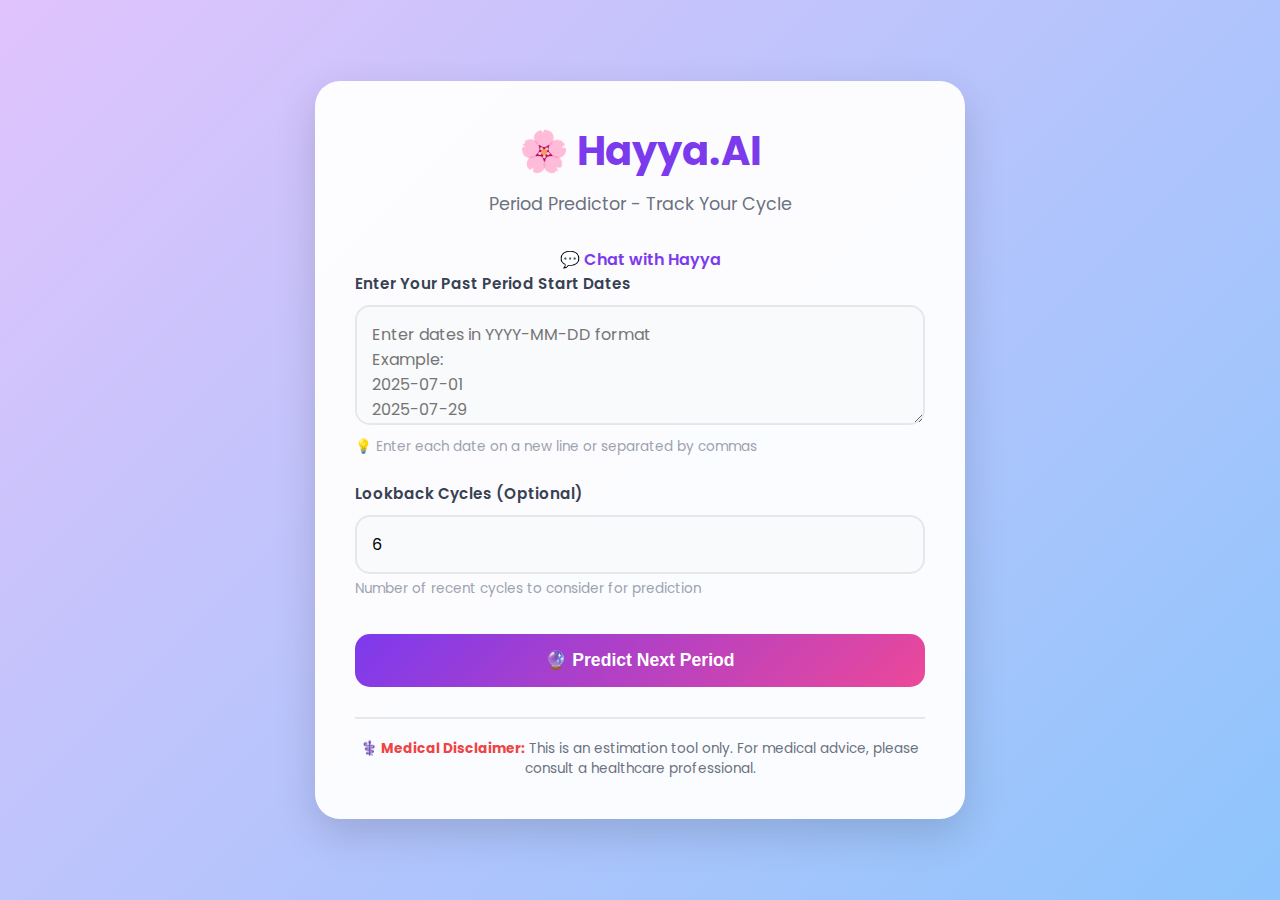
<file: index.html>
<!DOCTYPE html>
<html lang="en">
<head>
    <meta charset="UTF-8">
    <meta name="viewport" content="width=device-width, initial-scale=1.0">
    <title>Hayya.AI - Period Predictor</title>
    <link rel="preconnect" href="https://fonts.googleapis.com">
    <link rel="preconnect" href="https://fonts.gstatic.com" crossorigin>
    <link href="https://fonts.googleapis.com/css2?family=Poppins:wght@300;400;600;700&display=swap" rel="stylesheet">
    <style>
        * {
            margin: 0;
            padding: 0;
            box-sizing: border-box;
        }

        body {
            font-family: 'Poppins', sans-serif;
            background: linear-gradient(135deg, #e0c3fc 0%, #8ec5fc 100%);
            min-height: 100vh;
            display: flex;
            justify-content: center;
            align-items: center;
            padding: 20px;
        }

        .container {
            max-width: 650px;
            width: 100%;
            background: rgba(255, 255, 255, 0.95);
            border-radius: 25px;
            box-shadow: 0 15px 40px rgba(0, 0, 0, 0.15);
            padding: 40px;
            animation: fadeIn 0.6s ease-out;
        }

        @keyframes fadeIn {
            from { opacity: 0; transform: translateY(-20px); }
            to { opacity: 1; transform: translateY(0); }
        }

        .header {
            text-align: center;
            margin-bottom: 30px;
        }

        .header h1 {
            color: #7c3aed;
            font-size: 2.5em;
            font-weight: 700;
            margin-bottom: 10px;
        }

        .header p {
            color: #6b7280;
            font-size: 1.1em;
        }

        .form-group {
            margin-bottom: 25px;
        }

        label {
            display: block;
            font-weight: 600;
            color: #374151;
            margin-bottom: 10px;
            font-size: 0.95em;
        }

        textarea, input[type="number"] {
            width: 100%;
            padding: 15px;
            border: 2px solid #e5e7eb;
            border-radius: 15px;
            font-family: 'Poppins', sans-serif;
            font-size: 1em;
            transition: all 0.3s ease;
            background: #f9fafb;
        }

        textarea {
            min-height: 120px;
            resize: vertical;
        }

        textarea:focus, input[type="number"]:focus {
            outline: none;
            border-color: #7c3aed;
            background: white;
            box-shadow: 0 0 0 3px rgba(124, 58, 237, 0.1);
        }

        .hint {
            font-size: 0.85em;
            color: #9ca3af;
            margin-top: 5px;
        }

        .predict-btn {
            width: 100%;
            padding: 16px;
            background: linear-gradient(135deg, #7c3aed 0%, #ec4899 100%);
            color: white;
            border: none;
            border-radius: 15px;
            font-size: 1.1em;
            font-weight: 600;
            cursor: pointer;
            transition: all 0.3s ease;
            margin-top: 10px;
        }

        .predict-btn:hover {
            transform: translateY(-2px);
            box-shadow: 0 10px 25px rgba(124, 58, 237, 0.3);
        }

        .predict-btn:active {
            transform: translateY(0);
        }

        .predict-btn:disabled {
            background: #d1d5db;
            cursor: not-allowed;
            transform: none;
        }

        .loading {
            display: none;
            text-align: center;
            margin: 20px 0;
            color: #7c3aed;
        }

        .loading.active {
            display: block;
        }

        .spinner {
            border: 3px solid #e5e7eb;
            border-top: 3px solid #7c3aed;
            border-radius: 50%;
            width: 40px;
            height: 40px;
            animation: spin 1s linear infinite;
            margin: 0 auto 10px;
        }

        @keyframes spin {
            0% { transform: rotate(0deg); }
            100% { transform: rotate(360deg); }
        }

        .results {
            display: none;
            margin-top: 30px;
            padding: 25px;
            background: linear-gradient(135deg, #fef3c7 0%, #fde68a 100%);
            border-radius: 15px;
            animation: slideIn 0.5s ease-out;
        }

        .results.active {
            display: block;
        }

        @keyframes slideIn {
            from { opacity: 0; transform: translateY(20px); }
            to { opacity: 1; transform: translateY(0); }
        }

        .results h2 {
            color: #92400e;
            margin-bottom: 20px;
            font-size: 1.5em;
        }

        .result-item {
            margin-bottom: 15px;
            padding: 15px;
            background: rgba(255, 255, 255, 0.7);
            border-radius: 10px;
        }

        .result-item strong {
            color: #7c3aed;
            display: block;
            margin-bottom: 5px;
            font-size: 0.9em;
        }

        .result-item span {
            color: #374151;
            font-size: 1.1em;
            font-weight: 600;
        }

        .note {
            margin-top: 15px;
            padding: 15px;
            background: rgba(248, 113, 113, 0.2);
            border-left: 4px solid #ef4444;
            border-radius: 5px;
            color: #991b1b;
            font-size: 0.9em;
        }

        .footer {
            text-align: center;
            margin-top: 30px;
            padding-top: 20px;
            border-top: 2px solid #e5e7eb;
            color: #6b7280;
            font-size: 0.85em;
        }

        .footer strong {
            color: #ef4444;
        }

        .nav-links {
            text-align: center;
            margin-top: 20px;
        }

        .nav-links a {
            color: #7c3aed;
            text-decoration: none;
            font-weight: 600;
            margin: 0 10px;
            transition: color 0.3s ease;
        }

        .nav-links a:hover {
            color: #ec4899;
        }

        @media (max-width: 600px) {
            .container {
                padding: 25px;
            }

            .header h1 {
                font-size: 2em;
            }
        }
    </style>
</head>
<body>
    <div class="container">
        <div class="header">
            <h1>🌸 Hayya.AI</h1>
            <p>Period Predictor - Track Your Cycle</p>
        </div>

        <div class="nav-links">
            <a href="/chat-page">💬 Chat with Hayya</a>
        </div>

        <form id="predictor-form">
            <div class="form-group">
                <label for="past-dates">Enter Your Past Period Start Dates</label>
                <textarea 
                    id="past-dates" 
                    placeholder="Enter dates in YYYY-MM-DD format&#10;Example:&#10;2025-07-01&#10;2025-07-29&#10;2025-08-27&#10;2025-09-25"
                    required
                ></textarea>
                <div class="hint">💡 Enter each date on a new line or separated by commas</div>
            </div>

            <div class="form-group">
                <label for="lookback">Lookback Cycles (Optional)</label>
                <input type="number" id="lookback" placeholder="6" min="1" max="12" value="6">
                <div class="hint">Number of recent cycles to consider for prediction</div>
            </div>

            <button type="submit" class="predict-btn" id="predict-btn">
                🔮 Predict Next Period
            </button>
        </form>

        <div class="loading" id="loading">
            <div class="spinner"></div>
            <p>Calculating your prediction...</p>
        </div>

        <div class="results" id="results">
            <h2>📊 Your Prediction Results</h2>
            
            <div class="result-item">
                <strong>Predicted Next Period Date:</strong>
                <span id="predicted-date">-</span>
            </div>

            <div class="result-item">
                <strong>Mean Cycle Length:</strong>
                <span id="mean-cycle">-</span> days
            </div>

            <div class="result-item">
                <strong>Standard Deviation:</strong>
                <span id="std-dev">-</span> days
            </div>

            <div class="result-item">
                <strong>Confidence Interval:</strong>
                <span id="ci-range">-</span>
            </div>

            <div class="result-item">
                <strong>Fertile Window:</strong>
                <span id="fertile-window">-</span>
            </div>

            <div class="note" id="note-section" style="display: none;">
                <strong>⚠️ Note:</strong> <span id="note-text"></span>
            </div>
        </div>

        <div class="footer">
            <p><strong>⚕️ Medical Disclaimer:</strong> This is an estimation tool only. For medical advice, please consult a healthcare professional.</p>
        </div>
    </div>

    <script>
        const form = document.getElementById('predictor-form');
        const loading = document.getElementById('loading');
        const results = document.getElementById('results');
        const predictBtn = document.getElementById('predict-btn');

        // Format date to be more readable
        function formatDate(dateStr) {
            const date = new Date(dateStr);
            return date.toLocaleDateString('en-US', { 
                year: 'numeric', 
                month: 'long', 
                day: 'numeric' 
            });
        }

        form.addEventListener('submit', async (e) => {
            e.preventDefault();

            // Get form values
            const pastDatesInput = document.getElementById('past-dates').value;
            const lookback = parseInt(document.getElementById('lookback').value) || 6;

            // Parse dates (support comma or newline separation)
            const pastStarts = pastDatesInput
                .split(/[\n,]+/)
                .map(date => date.trim())
                .filter(date => date.length > 0);

            // Validate input
            if (pastStarts.length === 0) {
                alert('Please enter at least one date');
                return;
            }

            // Show loading, hide results
            loading.classList.add('active');
            results.classList.remove('active');
            predictBtn.disabled = true;

            try {
                // Send async request to backend
                const response = await fetch('http://localhost:8000/predict', {
                    method: 'POST',
                    headers: {
                        'Content-Type': 'application/json'
                    },
                    body: JSON.stringify({
                        past_starts: pastStarts,
                        lookback: lookback
                    })
                });

                if (!response.ok) {
                    const errorData = await response.json();
                    throw new Error(errorData.detail || 'Prediction failed');
                }

                const data = await response.json();

                // Display results
                document.getElementById('predicted-date').textContent = formatDate(data.predicted_date);
                document.getElementById('mean-cycle').textContent = data.mean_cycle;
                document.getElementById('std-dev').textContent = data.std_dev;
                document.getElementById('ci-range').textContent = 
                    `${formatDate(data.ci_lower)} — ${formatDate(data.ci_upper)}`;
                document.getElementById('fertile-window').textContent = 
                    `${formatDate(data.fertile_window_start)} — ${formatDate(data.fertile_window_end)}`;

                // Show note if present
                const noteSection = document.getElementById('note-section');
                if (data.note) {
                    document.getElementById('note-text').textContent = data.note;
                    noteSection.style.display = 'block';
                } else {
                    noteSection.style.display = 'none';
                }

                // Show results
                results.classList.add('active');

            } catch (error) {
                alert(`Error: ${error.message}`);
                console.error('Prediction error:', error);
            } finally {
                loading.classList.remove('active');
                predictBtn.disabled = false;
            }
        });
    </script>
</body>
</html>
</file>
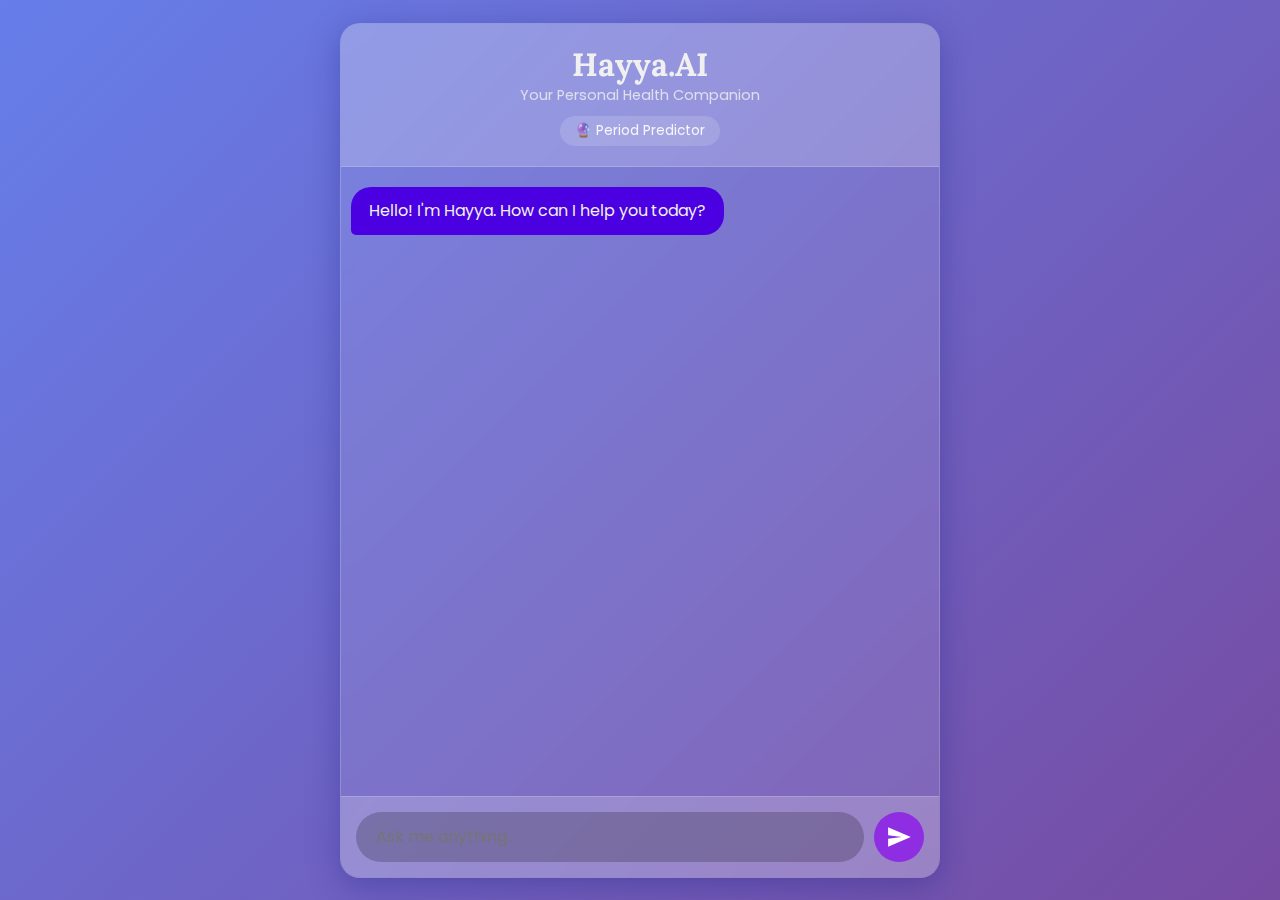
<file: chat.html>
<!DOCTYPE html>
<html lang="en">
<head>
    <meta charset="UTF-8">
    <meta name="viewport" content="width=device-width, initial-scale=1.0">
    <title>Hayya.AI - Your Health Companion</title>
    <link rel="stylesheet" href="/static/style.css">
    <link rel="preconnect" href="https://fonts.googleapis.com">
    <link rel="preconnect" href="https://fonts.gstatic.com" crossorigin>
    <link href="https://fonts.googleapis.com/css2?family=Lora:wght@400;700&family=Poppins:wght@300;400;600&display=swap" rel="stylesheet">
</head>
<body>
    <div class="chat-container">
        <div class="chat-header">
            <h1>Hayya.AI</h1>
            <p>Your Personal Health Companion</p>
            <div class="nav-link-chat">
                <a href="/index">🔮 Period Predictor</a>
            </div>
        </div>
        <div class="chat-window" id="chat-window">
            <!-- Chat messages will appear here -->
        </div>
        <!-- Typing Indicator -->
        <div class="typing-indicator-container" id="typing-indicator" style="display: none;">
            <div class="message ai-message">
                <span></span>
                <span></span>
                <span></span>
            </div>
        </div>
        <div class="chat-input-area">
            <input type="text" id="message-input" placeholder="Ask me anything...">
            <button id="send-btn">
                <svg viewBox="0 0 24 24" width="24" height="24"><path fill="currentColor" d="M1.101 21.757L23.8 12.028 1.101 2.3l.011 7.912 13.623 1.816-13.623 1.817-.011 7.912z"></path></svg>
            </button>
        </div>
    </div>
    <script src="/static/chat.js"></script>
</body>
</html>
</file>
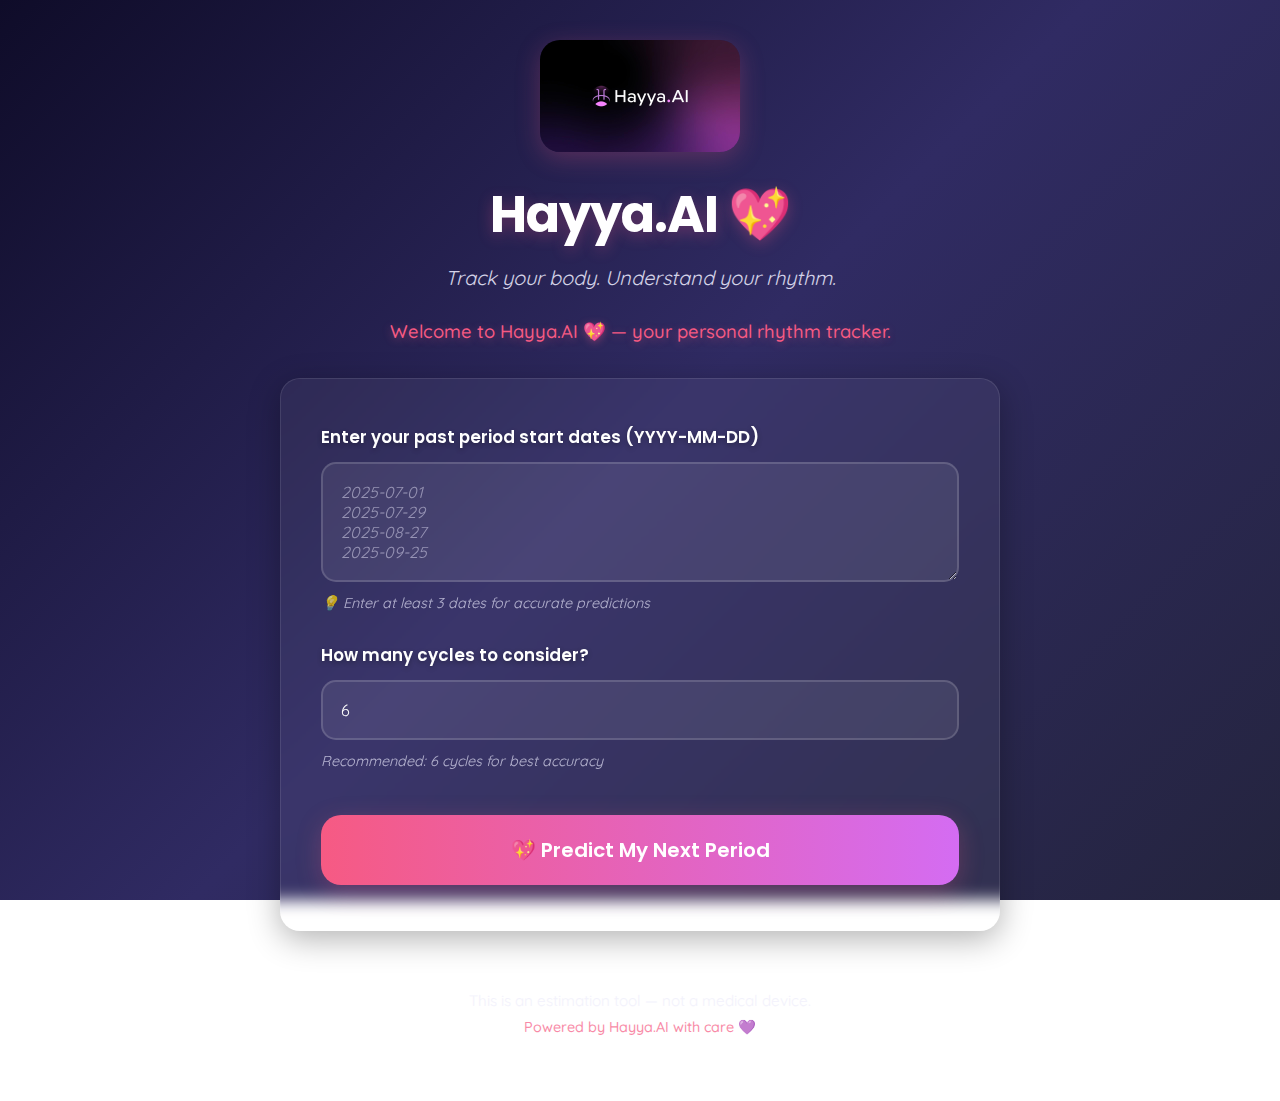
<file: dark-luna.html>
<!DOCTYPE html>
<html lang="en">
<head>
    <meta charset="UTF-8">
    <meta name="viewport" content="width=device-width, initial-scale=1.0">
    <title>Hayya.AI - Luna Cycle 🌙</title>
    <link rel="stylesheet" href="/static/dark-luna-style.css">
    <link rel="preconnect" href="https://fonts.googleapis.com">
    <link rel="preconnect" href="https://fonts.gstatic.com" crossorigin>
    <link href="https://fonts.googleapis.com/css2?family=Poppins:wght@300;400;600;700&family=Quicksand:wght@400;500;600&display=swap" rel="stylesheet">
</head>
<body>
    <!-- Main Wrapper -->
    <div class="wrapper">
        
        <!-- Header Section -->
        <header class="header">
            <div class="logo-container">
                <img src="/static/logo.jpg" alt="Hayya.AI Logo" class="app-logo">
            </div>
            <h1 class="app-title">Hayya.AI 💖</h1>
            <p class="app-subtitle">Track your body. Understand your rhythm.</p>
        </header>

        <!-- Welcome Message -->
        <div class="welcome-message">
            <p>Welcome to Hayya.AI 💖 — your personal rhythm tracker.</p>
        </div>

        <!-- Main Glass Card Container -->
        <div class="main-container">
            
            <!-- Prediction Form -->
            <form id="prediction-form" class="prediction-form">
                
                <!-- Date Input Section -->
                <div class="input-group">
                    <label for="past-dates" class="input-label">
                        Enter your past period start dates (YYYY-MM-DD)
                    </label>
                    <textarea 
                        id="past-dates" 
                        class="date-textarea"
                        placeholder="2025-07-01&#10;2025-07-29&#10;2025-08-27&#10;2025-09-25&#10;&#10;One date per line"
                        rows="5"
                        required
                    ></textarea>
                    <p class="input-hint">💡 Enter at least 3 dates for accurate predictions</p>
                </div>

                <!-- Lookback Cycles Input Section -->
                <div class="input-group">
                    <label for="lookback-cycles" class="input-label">
                        How many cycles to consider?
                    </label>
                    <input 
                        type="number" 
                        id="lookback-cycles" 
                        class="number-input"
                        placeholder="6"
                        min="1"
                        max="12"
                        value="6"
                    >
                    <p class="input-hint">Recommended: 6 cycles for best accuracy</p>
                </div>

                <!-- Predict Button -->
                <button type="submit" class="predict-button" id="predict-btn">
                    <span class="btn-text">💖 Predict My Next Period</span>
                    <span class="btn-glow"></span>
                </button>

            </form>

            <!-- Loading State -->
            <div class="loading-state" id="loading-state">
                <div class="loading-spinner"></div>
                <p class="loading-text">Calculating your rhythm... 💖</p>
            </div>

        </div>

        <!-- Results Card (Hidden initially) -->
        <div class="results-card" id="results-card">
            
            <!-- Result Header -->
            <div class="result-header">
                <h2 class="result-title">Your Prediction ✨</h2>
                <p class="result-intro" id="result-intro">You might expect your next period around Nov 28, 2025 (±2 days). 💖</p>
            </div>

            <!-- Results Grid -->
            <div class="results-grid">
                
                <!-- Predicted Date Box -->
                <div class="result-box featured-box">
                    <div class="result-icon">🌸</div>
                    <div class="result-content">
                        <h3 class="result-label">Predicted Date</h3>
                        <p class="result-value" id="predicted-date">November 28, 2025</p>
                    </div>
                </div>

                <!-- Mean Cycle Box -->
                <div class="result-box">
                    <div class="result-icon">⏳</div>
                    <div class="result-content">
                        <h3 class="result-label">Mean Cycle</h3>
                        <p class="result-value" id="mean-cycle">28.5 days</p>
                    </div>
                </div>

                <!-- Confidence Range Box -->
                <div class="result-box">
                    <div class="result-icon">🎯</div>
                    <div class="result-content">
                        <h3 class="result-label">Confidence Range</h3>
                        <p class="result-value" id="confidence-range">Nov 27 - Nov 29</p>
                    </div>
                </div>

                <!-- Fertile Window Box -->
                <div class="result-box">
                    <div class="result-icon">🌿</div>
                    <div class="result-content">
                        <h3 class="result-label">Fertile Window</h3>
                        <p class="result-value" id="fertile-window">Nov 13 - Nov 21</p>
                    </div>
                </div>

            </div>

            <!-- Optional Note -->
            <div class="result-note" id="result-note" style="display: none;">
                <div class="note-icon">⚠️</div>
                <p class="note-text" id="note-text">Your cycles appear irregular. Consider consulting a healthcare provider.</p>
            </div>

        </div>

        <!-- Footer -->
        <footer class="footer">
            <p class="disclaimer">This is an estimation tool — not a medical device.</p>
            <p class="powered-by">Powered by Hayya.AI with care 💜</p>
        </footer>

    </div>

    <!-- JavaScript -->
    <script src="/static/dark-luna-script.js"></script>
</body>
</html>
</file>
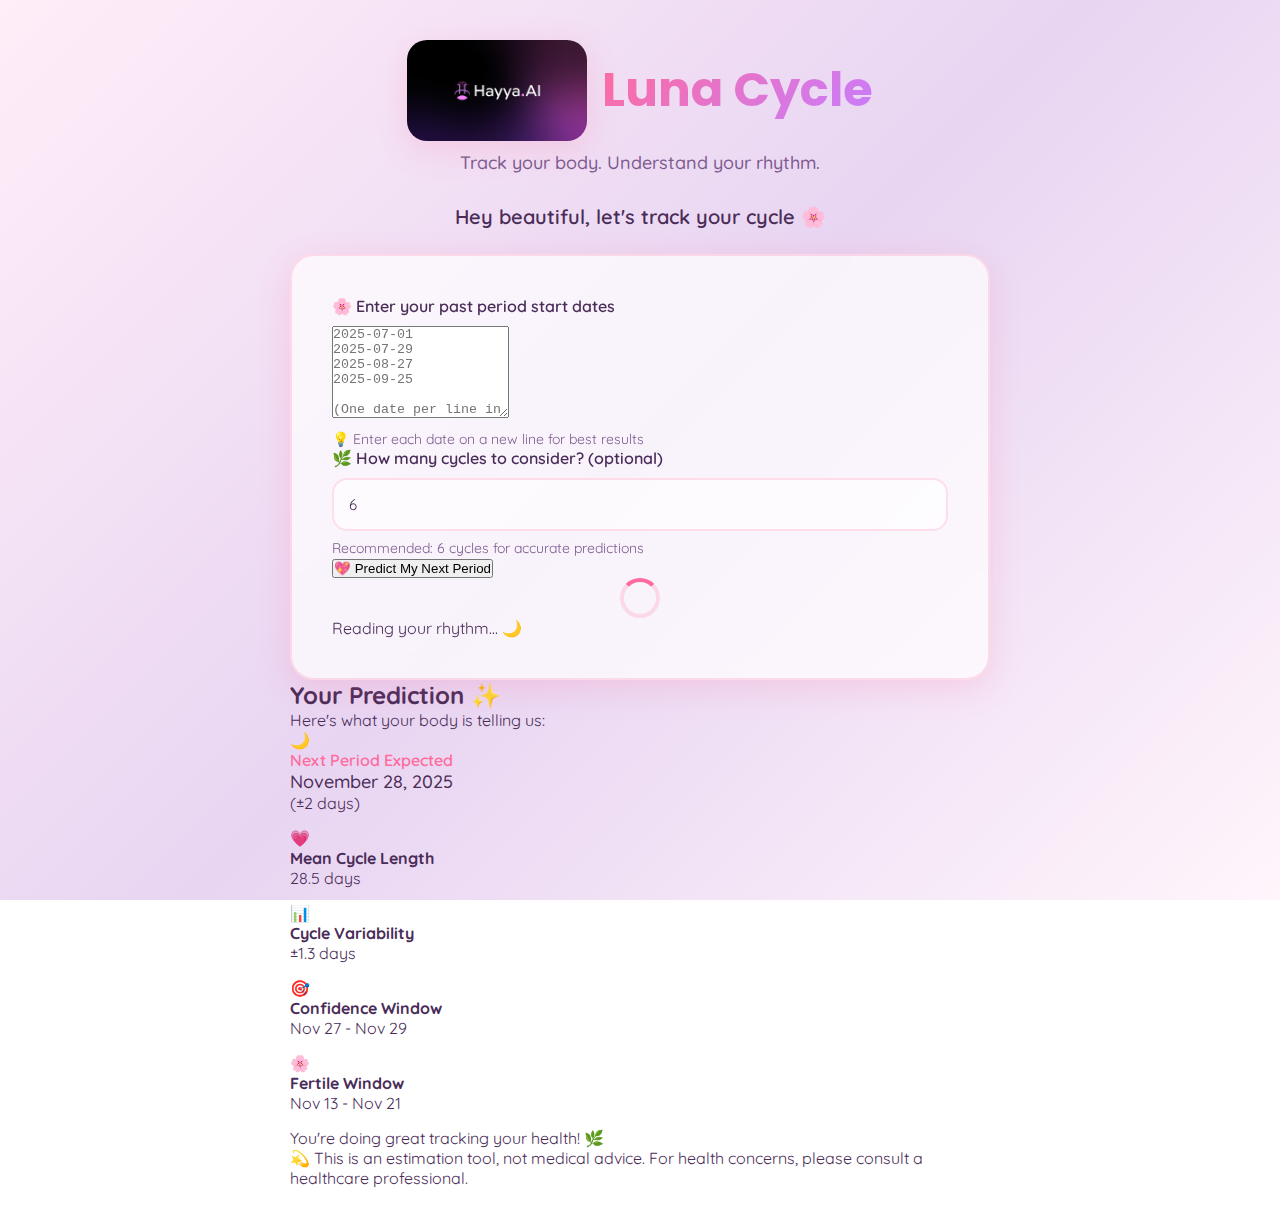
<file: luna-cycle.html>
<!DOCTYPE html>
<html lang="en">
<head>
    <meta charset="UTF-8">
    <meta name="viewport" content="width=device-width, initial-scale=1.0">
    <title>Luna Cycle 🌙 - Period Predictor</title>
    <link rel="stylesheet" href="/static/luna-style.css">
    <link rel="preconnect" href="https://fonts.googleapis.com">
    <link rel="preconnect" href="https://fonts.gstatic.com" crossorigin>
    <link href="https://fonts.googleapis.com/css2?family=Poppins:wght@400;600;700&family=Quicksand:wght@300;400;500;600&display=swap" rel="stylesheet">
</head>
<body>
    <!-- Main Container -->
    <div class="container">
        
        <!-- Header Section -->
        <header class="header">
            <div class="logo">
                <img src="/static/logo.jpg" alt="Hayya.AI Logo" class="app-logo">
                <h1 class="app-title">Luna Cycle</h1>
            </div>
            <p class="tagline">Track your body. Understand your rhythm.</p>
        </header>

        <!-- Greeting Section -->
        <div class="greeting">
            <p>Hey beautiful, let's track your cycle 🌸</p>
        </div>

        <!-- Main Prediction Card -->
        <div class="main-card">
            <form id="prediction-form">
                
                <!-- Section 1: Date Input -->
                <div class="input-section">
                    <label for="past-dates" class="input-label">
                        <span class="label-icon">🌸</span>
                        Enter your past period start dates
                    </label>
                    <textarea 
                        id="past-dates" 
                        class="date-input"
                        placeholder="2025-07-01&#10;2025-07-29&#10;2025-08-27&#10;2025-09-25&#10;&#10;(One date per line in YYYY-MM-DD format)"
                        rows="6"
                        required
                    ></textarea>
                    <p class="input-hint">💡 Enter each date on a new line for best results</p>
                </div>

                <!-- Section 2: Lookback Cycles -->
                <div class="input-section">
                    <label for="lookback-cycles" class="input-label">
                        <span class="label-icon">🌿</span>
                        How many cycles to consider? (optional)
                    </label>
                    <input 
                        type="number" 
                        id="lookback-cycles" 
                        class="number-input"
                        placeholder="6"
                        min="1"
                        max="12"
                        value="6"
                    >
                    <p class="input-hint">Recommended: 6 cycles for accurate predictions</p>
                </div>

                <!-- Predict Button -->
                <button type="submit" class="predict-button" id="predict-btn">
                    <span class="btn-icon">💖</span>
                    Predict My Next Period
                </button>

            </form>

            <!-- Loading Indicator -->
            <div class="loading-container" id="loading">
                <div class="spinner"></div>
                <p class="loading-text">Reading your rhythm... 🌙</p>
            </div>
        </div>

        <!-- Results Card (Hidden initially) -->
        <div class="result-card" id="result-card">
            <div class="result-header">
                <h2 class="result-title">Your Prediction ✨</h2>
                <p class="result-intro">Here's what your body is telling us:</p>
            </div>

            <div class="result-grid">
                
                <!-- Predicted Date -->
                <div class="result-item primary-result">
                    <div class="result-icon">🌙</div>
                    <div class="result-content">
                        <h3 class="result-label">Next Period Expected</h3>
                        <p class="result-value" id="predicted-date">November 28, 2025</p>
                        <p class="result-subtext" id="confidence-text">(±2 days)</p>
                    </div>
                </div>

                <!-- Mean Cycle Length -->
                <div class="result-item">
                    <div class="result-icon-small">💗</div>
                    <div class="result-content">
                        <h4 class="result-label-small">Mean Cycle Length</h4>
                        <p class="result-value-small" id="mean-cycle">28.5 days</p>
                    </div>
                </div>

                <!-- Standard Deviation -->
                <div class="result-item">
                    <div class="result-icon-small">📊</div>
                    <div class="result-content">
                        <h4 class="result-label-small">Cycle Variability</h4>
                        <p class="result-value-small" id="std-dev">±1.3 days</p>
                    </div>
                </div>

                <!-- Confidence Interval -->
                <div class="result-item">
                    <div class="result-icon-small">🎯</div>
                    <div class="result-content">
                        <h4 class="result-label-small">Confidence Window</h4>
                        <p class="result-value-small" id="confidence-interval">Nov 27 - Nov 29</p>
                    </div>
                </div>

                <!-- Fertile Window -->
                <div class="result-item">
                    <div class="result-icon-small">🌸</div>
                    <div class="result-content">
                        <h4 class="result-label-small">Fertile Window</h4>
                        <p class="result-value-small" id="fertile-window">Nov 13 - Nov 21</p>
                    </div>
                </div>

            </div>

            <!-- Optional Note -->
            <div class="result-note" id="result-note" style="display: none;">
                <div class="note-icon">⚠️</div>
                <p class="note-text" id="note-text">Your cycles appear irregular. Consider consulting a healthcare provider.</p>
            </div>

            <!-- Encouraging Message -->
            <div class="encouragement">
                <p>You're doing great tracking your health! 🌿</p>
            </div>
        </div>

        <!-- Footer -->
        <footer class="footer">
            <p class="disclaimer">
                <span class="footer-icon">💫</span>
                This is an estimation tool, not medical advice. For health concerns, please consult a healthcare professional.
            </p>
        </footer>

    </div>

    <!-- JavaScript for async functionality -->
    <script src="/static/luna-script.js"></script>
</body>
</html>
</file>
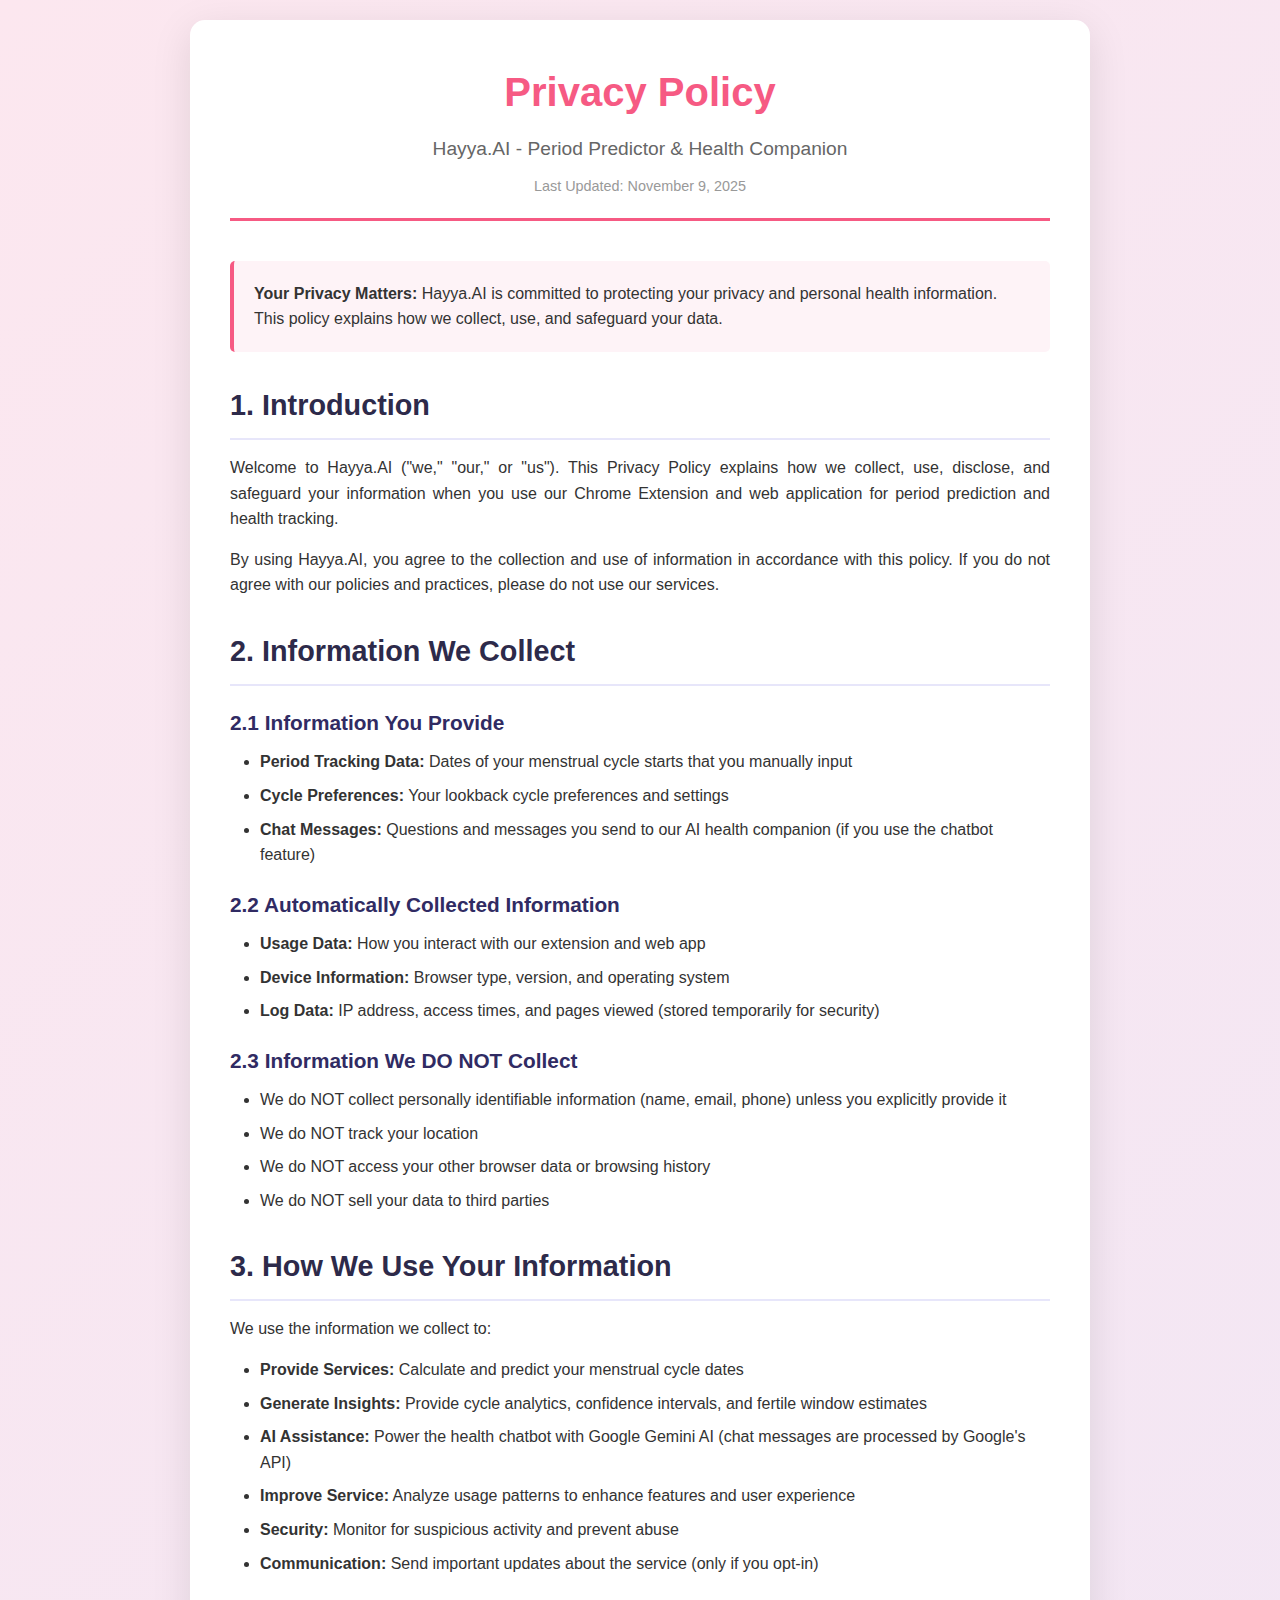
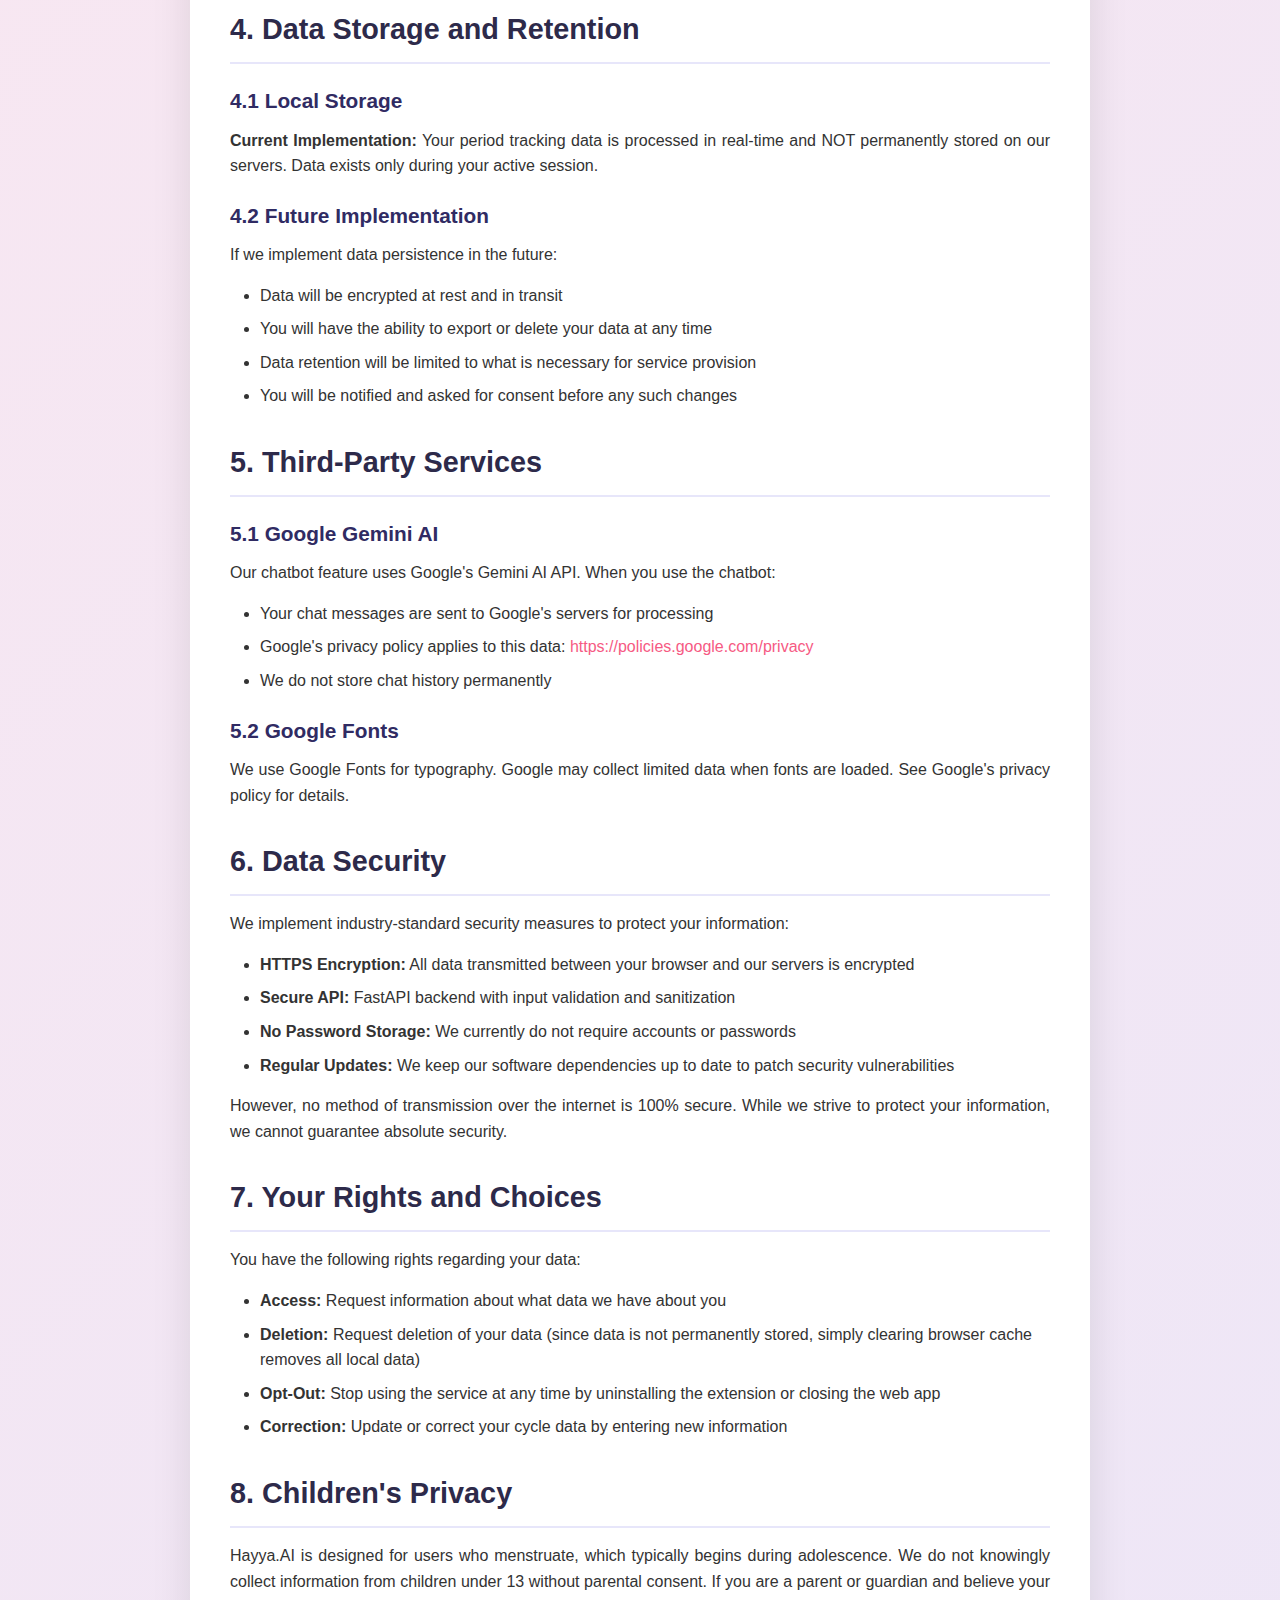
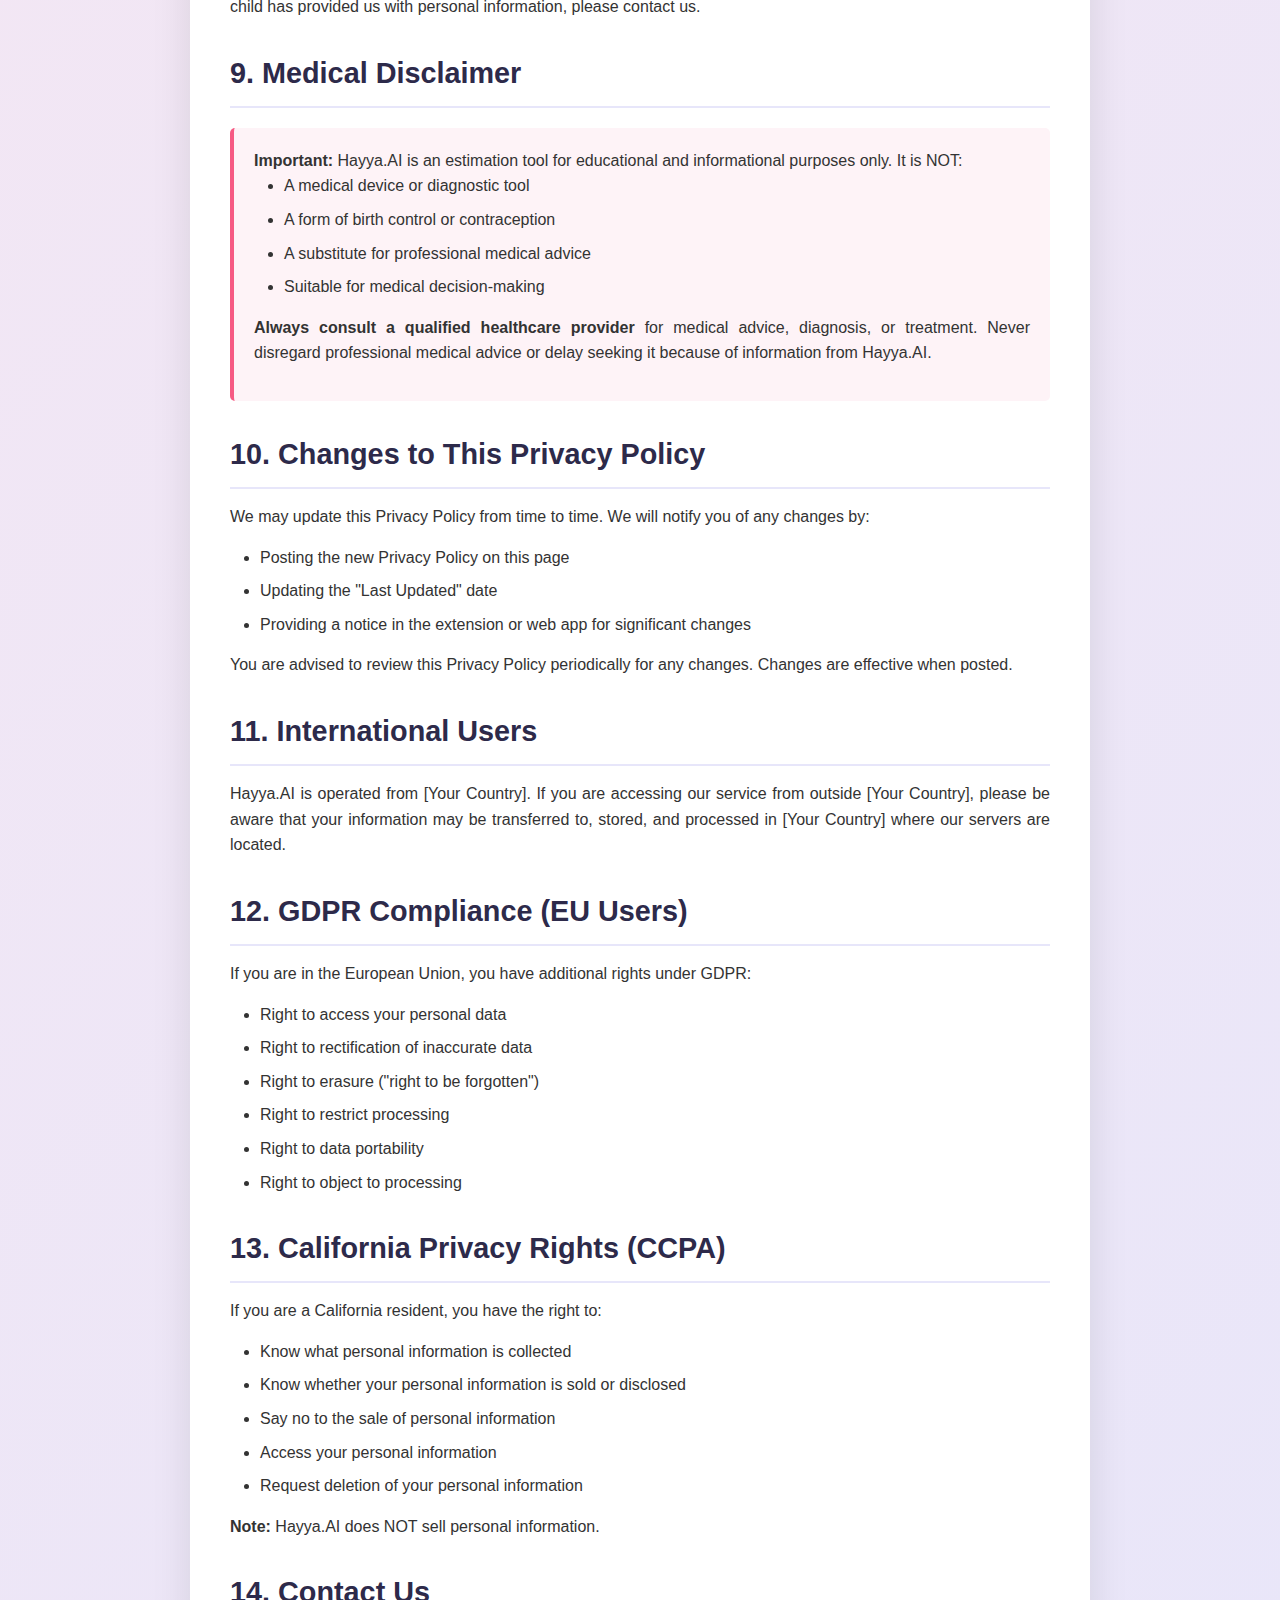
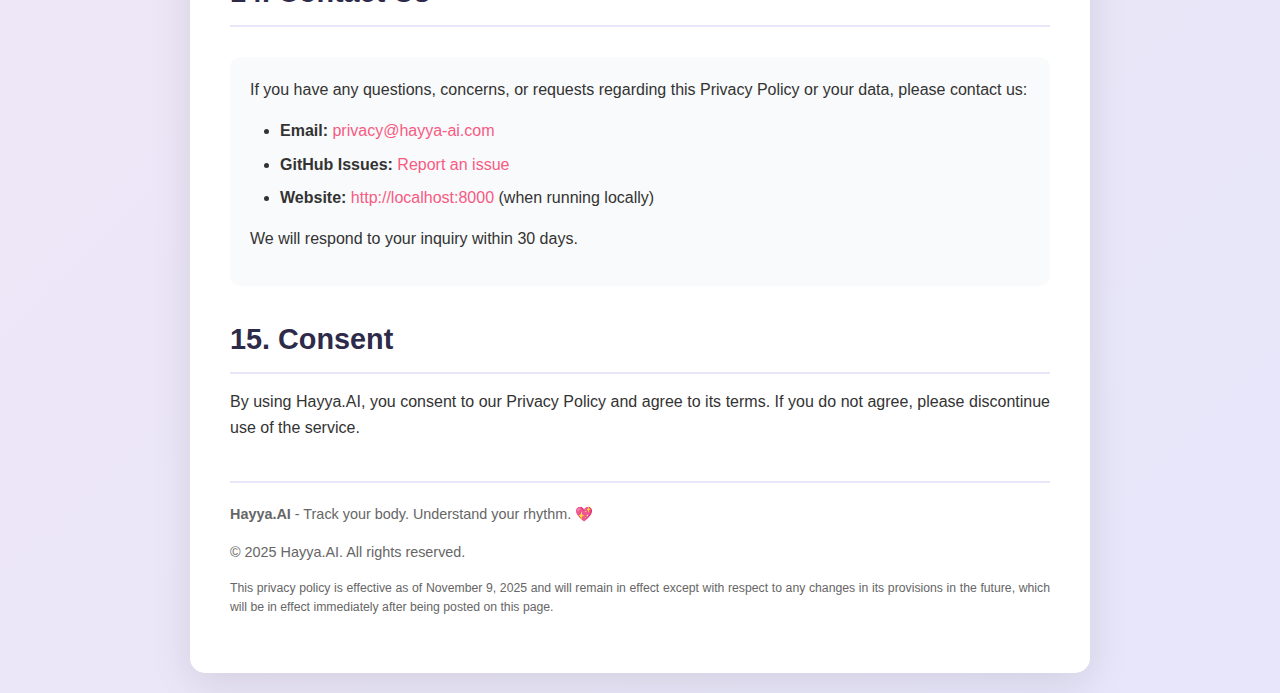
<file: privacy-policy.html>
<!DOCTYPE html>
<html lang="en">
<head>
    <meta charset="UTF-8">
    <meta name="viewport" content="width=device-width, initial-scale=1.0">
    <title>Privacy Policy - Hayya.AI</title>
    <style>
        * {
            margin: 0;
            padding: 0;
            box-sizing: border-box;
        }

        body {
            font-family: -apple-system, BlinkMacSystemFont, 'Segoe UI', Roboto, 'Helvetica Neue', Arial, sans-serif;
            line-height: 1.6;
            color: #333;
            background: linear-gradient(135deg, #fce7ef 0%, #e7e6fa 100%);
            padding: 20px;
        }

        .container {
            max-width: 900px;
            margin: 0 auto;
            background: white;
            padding: 40px;
            border-radius: 15px;
            box-shadow: 0 10px 40px rgba(0, 0, 0, 0.1);
        }

        header {
            text-align: center;
            margin-bottom: 40px;
            padding-bottom: 20px;
            border-bottom: 3px solid #f65a83;
        }

        h1 {
            color: #f65a83;
            font-size: 2.5em;
            margin-bottom: 10px;
        }

        .app-name {
            font-size: 1.2em;
            color: #666;
            font-weight: 500;
        }

        .last-updated {
            color: #999;
            font-size: 0.9em;
            margin-top: 10px;
        }

        h2 {
            color: #2d2a4a;
            font-size: 1.8em;
            margin-top: 30px;
            margin-bottom: 15px;
            padding-bottom: 10px;
            border-bottom: 2px solid #e7e6fa;
        }

        h3 {
            color: #302b63;
            font-size: 1.3em;
            margin-top: 20px;
            margin-bottom: 10px;
        }

        p {
            margin-bottom: 15px;
            text-align: justify;
        }

        ul, ol {
            margin-left: 30px;
            margin-bottom: 15px;
        }

        li {
            margin-bottom: 8px;
        }

        .highlight {
            background: #fef3f7;
            padding: 20px;
            border-left: 4px solid #f65a83;
            border-radius: 5px;
            margin: 20px 0;
        }

        .contact-info {
            background: #f9fafb;
            padding: 20px;
            border-radius: 10px;
            margin-top: 30px;
        }

        a {
            color: #f65a83;
            text-decoration: none;
        }

        a:hover {
            text-decoration: underline;
        }

        footer {
            text-align: center;
            margin-top: 40px;
            padding-top: 20px;
            border-top: 2px solid #e7e6fa;
            color: #666;
            font-size: 0.9em;
        }

        @media (max-width: 768px) {
            .container {
                padding: 25px;
            }

            h1 {
                font-size: 2em;
            }

            h2 {
                font-size: 1.5em;
            }
        }
    </style>
</head>
<body>
    <div class="container">
        <header>
            <h1>Privacy Policy</h1>
            <div class="app-name">Hayya.AI - Period Predictor & Health Companion</div>
            <div class="last-updated">Last Updated: November 9, 2025</div>
        </header>

        <div class="highlight">
            <strong>Your Privacy Matters:</strong> Hayya.AI is committed to protecting your privacy and personal health information. This policy explains how we collect, use, and safeguard your data.
        </div>

        <h2>1. Introduction</h2>
        <p>
            Welcome to Hayya.AI ("we," "our," or "us"). This Privacy Policy explains how we collect, use, disclose, and safeguard your information when you use our Chrome Extension and web application for period prediction and health tracking.
        </p>
        <p>
            By using Hayya.AI, you agree to the collection and use of information in accordance with this policy. If you do not agree with our policies and practices, please do not use our services.
        </p>

        <h2>2. Information We Collect</h2>

        <h3>2.1 Information You Provide</h3>
        <ul>
            <li><strong>Period Tracking Data:</strong> Dates of your menstrual cycle starts that you manually input</li>
            <li><strong>Cycle Preferences:</strong> Your lookback cycle preferences and settings</li>
            <li><strong>Chat Messages:</strong> Questions and messages you send to our AI health companion (if you use the chatbot feature)</li>
        </ul>

        <h3>2.2 Automatically Collected Information</h3>
        <ul>
            <li><strong>Usage Data:</strong> How you interact with our extension and web app</li>
            <li><strong>Device Information:</strong> Browser type, version, and operating system</li>
            <li><strong>Log Data:</strong> IP address, access times, and pages viewed (stored temporarily for security)</li>
        </ul>

        <h3>2.3 Information We DO NOT Collect</h3>
        <ul>
            <li>We do NOT collect personally identifiable information (name, email, phone) unless you explicitly provide it</li>
            <li>We do NOT track your location</li>
            <li>We do NOT access your other browser data or browsing history</li>
            <li>We do NOT sell your data to third parties</li>
        </ul>

        <h2>3. How We Use Your Information</h2>
        <p>We use the information we collect to:</p>
        <ul>
            <li><strong>Provide Services:</strong> Calculate and predict your menstrual cycle dates</li>
            <li><strong>Generate Insights:</strong> Provide cycle analytics, confidence intervals, and fertile window estimates</li>
            <li><strong>AI Assistance:</strong> Power the health chatbot with Google Gemini AI (chat messages are processed by Google's API)</li>
            <li><strong>Improve Service:</strong> Analyze usage patterns to enhance features and user experience</li>
            <li><strong>Security:</strong> Monitor for suspicious activity and prevent abuse</li>
            <li><strong>Communication:</strong> Send important updates about the service (only if you opt-in)</li>
        </ul>

        <h2>4. Data Storage and Retention</h2>

        <h3>4.1 Local Storage</h3>
        <p>
            <strong>Current Implementation:</strong> Your period tracking data is processed in real-time and NOT permanently stored on our servers. Data exists only during your active session.
        </p>

        <h3>4.2 Future Implementation</h3>
        <p>
            If we implement data persistence in the future:
        </p>
        <ul>
            <li>Data will be encrypted at rest and in transit</li>
            <li>You will have the ability to export or delete your data at any time</li>
            <li>Data retention will be limited to what is necessary for service provision</li>
            <li>You will be notified and asked for consent before any such changes</li>
        </ul>

        <h2>5. Third-Party Services</h2>

        <h3>5.1 Google Gemini AI</h3>
        <p>
            Our chatbot feature uses Google's Gemini AI API. When you use the chatbot:
        </p>
        <ul>
            <li>Your chat messages are sent to Google's servers for processing</li>
            <li>Google's privacy policy applies to this data: <a href="https://policies.google.com/privacy" target="_blank">https://policies.google.com/privacy</a></li>
            <li>We do not store chat history permanently</li>
        </ul>

        <h3>5.2 Google Fonts</h3>
        <p>
            We use Google Fonts for typography. Google may collect limited data when fonts are loaded. See Google's privacy policy for details.
        </p>

        <h2>6. Data Security</h2>
        <p>
            We implement industry-standard security measures to protect your information:
        </p>
        <ul>
            <li><strong>HTTPS Encryption:</strong> All data transmitted between your browser and our servers is encrypted</li>
            <li><strong>Secure API:</strong> FastAPI backend with input validation and sanitization</li>
            <li><strong>No Password Storage:</strong> We currently do not require accounts or passwords</li>
            <li><strong>Regular Updates:</strong> We keep our software dependencies up to date to patch security vulnerabilities</li>
        </ul>
        <p>
            However, no method of transmission over the internet is 100% secure. While we strive to protect your information, we cannot guarantee absolute security.
        </p>

        <h2>7. Your Rights and Choices</h2>
        <p>You have the following rights regarding your data:</p>
        <ul>
            <li><strong>Access:</strong> Request information about what data we have about you</li>
            <li><strong>Deletion:</strong> Request deletion of your data (since data is not permanently stored, simply clearing browser cache removes all local data)</li>
            <li><strong>Opt-Out:</strong> Stop using the service at any time by uninstalling the extension or closing the web app</li>
            <li><strong>Correction:</strong> Update or correct your cycle data by entering new information</li>
        </ul>

        <h2>8. Children's Privacy</h2>
        <p>
            Hayya.AI is designed for users who menstruate, which typically begins during adolescence. We do not knowingly collect information from children under 13 without parental consent. If you are a parent or guardian and believe your child has provided us with personal information, please contact us.
        </p>

        <h2>9. Medical Disclaimer</h2>
        <div class="highlight">
            <strong>Important:</strong> Hayya.AI is an estimation tool for educational and informational purposes only. It is NOT:
            <ul>
                <li>A medical device or diagnostic tool</li>
                <li>A form of birth control or contraception</li>
                <li>A substitute for professional medical advice</li>
                <li>Suitable for medical decision-making</li>
            </ul>
            <p>
                <strong>Always consult a qualified healthcare provider</strong> for medical advice, diagnosis, or treatment. Never disregard professional medical advice or delay seeking it because of information from Hayya.AI.
            </p>
        </div>

        <h2>10. Changes to This Privacy Policy</h2>
        <p>
            We may update this Privacy Policy from time to time. We will notify you of any changes by:
        </p>
        <ul>
            <li>Posting the new Privacy Policy on this page</li>
            <li>Updating the "Last Updated" date</li>
            <li>Providing a notice in the extension or web app for significant changes</li>
        </ul>
        <p>
            You are advised to review this Privacy Policy periodically for any changes. Changes are effective when posted.
        </p>

        <h2>11. International Users</h2>
        <p>
            Hayya.AI is operated from [Your Country]. If you are accessing our service from outside [Your Country], please be aware that your information may be transferred to, stored, and processed in [Your Country] where our servers are located.
        </p>

        <h2>12. GDPR Compliance (EU Users)</h2>
        <p>
            If you are in the European Union, you have additional rights under GDPR:
        </p>
        <ul>
            <li>Right to access your personal data</li>
            <li>Right to rectification of inaccurate data</li>
            <li>Right to erasure ("right to be forgotten")</li>
            <li>Right to restrict processing</li>
            <li>Right to data portability</li>
            <li>Right to object to processing</li>
        </ul>

        <h2>13. California Privacy Rights (CCPA)</h2>
        <p>
            If you are a California resident, you have the right to:
        </p>
        <ul>
            <li>Know what personal information is collected</li>
            <li>Know whether your personal information is sold or disclosed</li>
            <li>Say no to the sale of personal information</li>
            <li>Access your personal information</li>
            <li>Request deletion of your personal information</li>
        </ul>
        <p>
            <strong>Note:</strong> Hayya.AI does NOT sell personal information.
        </p>

        <h2>14. Contact Us</h2>
        <div class="contact-info">
            <p>If you have any questions, concerns, or requests regarding this Privacy Policy or your data, please contact us:</p>
            <ul>
                <li><strong>Email:</strong> <a href="mailto:privacy@hayya-ai.com">privacy@hayya-ai.com</a></li>
                <li><strong>GitHub Issues:</strong> <a href="https://github.com/su92-bsdsm-f24-038-hub/Hayya.Ai/issues" target="_blank">Report an issue</a></li>
                <li><strong>Website:</strong> <a href="http://localhost:8000" target="_blank">http://localhost:8000</a> (when running locally)</li>
            </ul>
            <p>We will respond to your inquiry within 30 days.</p>
        </div>

        <h2>15. Consent</h2>
        <p>
            By using Hayya.AI, you consent to our Privacy Policy and agree to its terms. If you do not agree, please discontinue use of the service.
        </p>

        <footer>
            <p><strong>Hayya.AI</strong> - Track your body. Understand your rhythm. 💖</p>
            <p>© 2025 Hayya.AI. All rights reserved.</p>
            <p style="margin-top: 10px; font-size: 0.85em;">
                This privacy policy is effective as of November 9, 2025 and will remain in effect except with respect to any changes in its provisions in the future, which will be in effect immediately after being posted on this page.
            </p>
        </footer>
    </div>
</body>
</html>
</file>
<file: static/style.css>
/* static/style.css */

:root {
    --bg-gradient: linear-gradient(135deg, #667eea 0%, #764ba2 100%);
    --container-bg: rgba(255, 255, 255, 0.1);
    --header-bg: rgba(255, 255, 255, 0.2);
    --user-bubble-bg: #8E2DE2;
    --ai-bubble-bg: #4A00E0;
    --text-color: #f0f0f0;
    --input-bg: rgba(0, 0, 0, 0.2);
    --font-primary: 'Poppins', sans-serif;
    --font-heading: 'Lora', serif;
}

* {
    box-sizing: border-box;
    margin: 0;
    padding: 0;
}

body {
    font-family: var(--font-primary);
    background: var(--bg-gradient);
    display: flex;
    justify-content: center;
    align-items: center;
    height: 100vh;
    color: var(--text-color);
    padding: 1rem;
}

.chat-container {
    width: 100%;
    max-width: 600px;
    height: 95vh;
    background: var(--container-bg);
    border-radius: 20px;
    box-shadow: 0 8px 32px 0 rgba(31, 38, 135, 0.37);
    backdrop-filter: blur(10px);
    -webkit-backdrop-filter: blur(10px);
    border: 1px solid rgba(255, 255, 255, 0.18);
    display: flex;
    flex-direction: column;
    overflow: hidden;
}

.chat-header {
    background: var(--header-bg);
    padding: 20px;
    text-align: center;
    border-bottom: 1px solid rgba(255, 255, 255, 0.18);
}

.chat-header h1 {
    font-family: var(--font-heading);
    font-size: 2em;
    font-weight: 700;
}

.chat-header p {
    font-size: 0.9em;
    opacity: 0.8;
}

.nav-link-chat {
    margin-top: 10px;
}

.nav-link-chat a {
    color: rgba(255, 255, 255, 0.9);
    text-decoration: none;
    font-size: 0.85em;
    padding: 5px 15px;
    border-radius: 15px;
    background: rgba(255, 255, 255, 0.15);
    transition: all 0.3s ease;
    display: inline-block;
}

.nav-link-chat a:hover {
    background: rgba(255, 255, 255, 0.25);
    transform: translateY(-2px);
}

.chat-window {
    flex-grow: 1;
    padding: 20px 10px;
    overflow-y: auto;
    display: flex;
    flex-direction: column;
    gap: 15px;
}

/* Modern Scrollbar */
.chat-window::-webkit-scrollbar { width: 6px; }
.chat-window::-webkit-scrollbar-track { background: transparent; }
.chat-window::-webkit-scrollbar-thumb {
    background-color: rgba(255, 255, 255, 0.3);
    border-radius: 10px;
}

/* Message Animation */
@keyframes fadeIn {
    from { opacity: 0; transform: translateY(10px); }
    to { opacity: 1; transform: translateY(0); }
}

.message {
    max-width: 75%;
    padding: 12px 18px;
    border-radius: 20px;
    line-height: 1.5;
    word-wrap: break-word;
    animation: fadeIn 0.4s ease-out;
}

.user-message {
    background: var(--user-bubble-bg);
    color: #fff;
    align-self: flex-end;
    border-bottom-right-radius: 5px;
}

.ai-message {
    background: var(--ai-bubble-bg);
    color: var(--text-color);
    align-self: flex-start;
    border-bottom-left-radius: 5px;
}

.message p { margin: 0; }

.chat-input-area {
    display: flex;
    padding: 15px;
    border-top: 1px solid rgba(255, 255, 255, 0.18);
    background: var(--header-bg);
}

#message-input {
    flex-grow: 1;
    border: none;
    padding: 12px 20px;
    border-radius: 25px;
    background: var(--input-bg);
    color: var(--text-color);
    font-size: 1em;
    font-family: var(--font-primary);
}

#message-input:focus {
    outline: none;
    box-shadow: 0 0 0 2px var(--user-bubble-bg);
}

#send-btn {
    background: var(--user-bubble-bg);
    border: none;
    color: white;
    width: 50px;
    height: 50px;
    border-radius: 50%;
    margin-left: 10px;
    cursor: pointer;
    display: flex;
    justify-content: center;
    align-items: center;
    transition: background-color 0.3s, transform 0.2s;
}

#send-btn:hover {
    background: #a13dff;
    transform: scale(1.1);
}

/* Typing Indicator Styling */
.typing-indicator-container {
    padding: 0 10px 10px;
}
.typing-indicator-container .ai-message {
    display: inline-flex;
    align-items: center;
    padding: 12px 20px;
}
.typing-indicator-container span {
    height: 8px;
    width: 8px;
    background-color: rgba(255, 255, 255, 0.7);
    border-radius: 50%;
    display: inline-block;
    margin: 0 2px;
    animation: bounce 1.4s infinite ease-in-out both;
}
.typing-indicator-container span:nth-of-type(1) { animation-delay: -0.32s; }
.typing-indicator-container span:nth-of-type(2) { animation-delay: -0.16s; }
@keyframes bounce {
    0%, 80%, 100% { transform: scale(0); }
    40% { transform: scale(1.0); }
}
</file>
<file: static/dark-luna-style.css>
/* ============================================
   Hayya.AI - Dark Luna Cycle Theme
   Black + Deep Purple Gradient with Pink Accents
   Professional, Spacious, Elegant Design
   ============================================ */

/* ===== CSS VARIABLES ===== */
:root {
    /* Color Palette */
    --bg-gradient: linear-gradient(135deg, #0f0c29, #302b63, #24243e);
    --accent-pink: #f65a83;
    --accent-purple: #d46cf2;
    --text-light: #e7e6fa;
    --text-white: #ffffff;
    --glass-bg: rgba(255, 255, 255, 0.05);
    --glass-border: rgba(255, 255, 255, 0.1);
    
    /* Typography */
    --font-heading: 'Poppins', sans-serif;
    --font-body: 'Quicksand', sans-serif;
    
    /* Shadows */
    --shadow-pink: 0 6px 25px rgba(246, 90, 131, 0.25);
    --shadow-glow: 0 0 30px rgba(246, 90, 131, 0.4);
    --shadow-card: 0 8px 32px rgba(0, 0, 0, 0.3);
    
    /* Effects */
    --backdrop-blur: blur(8px);
    --border-radius: 20px;
    --border-radius-medium: 15px;
    --border-radius-small: 12px;
}

/* ===== GLOBAL RESET ===== */
* {
    margin: 0;
    padding: 0;
    box-sizing: border-box;
}

/* ===== BODY & MAIN WRAPPER ===== */
body {
    font-family: var(--font-body);
    background: var(--bg-gradient);
    background-attachment: fixed;
    color: var(--text-light);
    min-height: 100vh;
    display: flex;
    justify-content: center;
    align-items: center;
    padding: 40px 20px;
    overflow-x: hidden;
}

.wrapper {
    max-width: 720px;
    width: 100%;
    animation: fadeInUp 1s ease-out;
}

/* Fade In Up Animation */
@keyframes fadeInUp {
    from {
        opacity: 0;
        transform: translateY(40px);
    }
    to {
        opacity: 1;
        transform: translateY(0);
    }
}

/* ===== HEADER SECTION ===== */
.header {
    text-align: center;
    margin-bottom: 30px;
    animation: fadeIn 1.2s ease-out;
}

/* Logo Styling */
.logo-container {
    margin-bottom: 20px;
}

.app-logo {
    width: 200px;
    height: auto;
    border-radius: 20px;
    box-shadow: var(--shadow-pink);
    transition: transform 0.3s ease, box-shadow 0.3s ease;
}

.app-logo:hover {
    transform: scale(1.05);
    box-shadow: var(--shadow-glow);
}

@keyframes fadeIn {
    from { opacity: 0; }
    to { opacity: 1; }
}

.app-title {
    font-family: var(--font-heading);
    font-size: 3.2em;
    font-weight: 700;
    color: var(--text-white);
    margin-bottom: 12px;
    text-shadow: 0 4px 15px rgba(246, 90, 131, 0.3);
    letter-spacing: -1px;
}

.app-subtitle {
    font-size: 1.25em;
    color: var(--text-light);
    font-weight: 400;
    opacity: 0.9;
    font-style: italic;
}

/* ===== WELCOME MESSAGE ===== */
.welcome-message {
    text-align: center;
    margin-bottom: 35px;
    animation: fadeIn 1.4s ease-out;
}

.welcome-message p {
    font-size: 1.15em;
    color: var(--accent-pink);
    font-weight: 500;
    text-shadow: 0 2px 8px rgba(246, 90, 131, 0.4);
}

/* ===== MAIN GLASS CARD CONTAINER ===== */
.main-container {
    background: var(--glass-bg);
    backdrop-filter: var(--backdrop-blur);
    -webkit-backdrop-filter: var(--backdrop-blur);
    border: 1px solid var(--glass-border);
    border-radius: var(--border-radius);
    padding: 45px 40px;
    margin-bottom: 35px;
    box-shadow: var(--shadow-card);
    animation: slideUp 1s ease-out;
}

@keyframes slideUp {
    from {
        opacity: 0;
        transform: translateY(50px) scale(0.98);
    }
    to {
        opacity: 1;
        transform: translateY(0) scale(1);
    }
}

/* ===== FORM STYLING ===== */
.prediction-form {
    display: flex;
    flex-direction: column;
    gap: 30px;
}

/* Input Groups */
.input-group {
    display: flex;
    flex-direction: column;
    gap: 12px;
}

.input-label {
    font-family: var(--font-heading);
    font-size: 1.05em;
    font-weight: 600;
    color: var(--text-white);
    text-shadow: 0 2px 5px rgba(0, 0, 0, 0.3);
}

/* Textarea Styling */
.date-textarea {
    width: 100%;
    height: 120px;
    padding: 18px;
    background: rgba(255, 255, 255, 0.08);
    border: 2px solid rgba(255, 255, 255, 0.15);
    border-radius: var(--border-radius-medium);
    color: var(--text-white);
    font-family: var(--font-body);
    font-size: 1em;
    resize: vertical;
    transition: all 0.3s ease;
}

.date-textarea::placeholder {
    color: rgba(231, 230, 250, 0.5);
    font-style: italic;
}

.date-textarea:focus {
    outline: none;
    background: rgba(255, 255, 255, 0.12);
    border-color: var(--accent-pink);
    box-shadow: 0 0 0 4px rgba(246, 90, 131, 0.15);
    transform: translateY(-2px);
}

/* Number Input Styling */
.number-input {
    width: 100%;
    padding: 18px;
    background: rgba(255, 255, 255, 0.08);
    border: 2px solid rgba(255, 255, 255, 0.15);
    border-radius: var(--border-radius-medium);
    color: var(--text-white);
    font-family: var(--font-body);
    font-size: 1em;
    transition: all 0.3s ease;
}

.number-input:focus {
    outline: none;
    background: rgba(255, 255, 255, 0.12);
    border-color: var(--accent-pink);
    box-shadow: 0 0 0 4px rgba(246, 90, 131, 0.15);
    transform: translateY(-2px);
}

/* Input Hints */
.input-hint {
    font-size: 0.9em;
    color: var(--text-light);
    opacity: 0.7;
    font-style: italic;
}

/* ===== PREDICT BUTTON ===== */
.predict-button {
    position: relative;
    width: 100%;
    padding: 20px;
    margin-top: 15px;
    background: linear-gradient(90deg, var(--accent-pink), var(--accent-purple));
    border: none;
    border-radius: var(--border-radius);
    color: var(--text-white);
    font-family: var(--font-heading);
    font-size: 1.25em;
    font-weight: 600;
    cursor: pointer;
    overflow: hidden;
    box-shadow: var(--shadow-pink);
    transition: all 0.4s ease;
}

.btn-text {
    position: relative;
    z-index: 2;
}

.btn-glow {
    position: absolute;
    top: 50%;
    left: 50%;
    width: 100%;
    height: 100%;
    background: radial-gradient(circle, rgba(255, 255, 255, 0.3) 0%, transparent 70%);
    transform: translate(-50%, -50%) scale(0);
    transition: transform 0.6s ease;
    pointer-events: none;
}

.predict-button:hover {
    transform: translateY(-3px) scale(1.02);
    box-shadow: var(--shadow-glow);
}

.predict-button:hover .btn-glow {
    transform: translate(-50%, -50%) scale(2);
}

.predict-button:active {
    transform: translateY(-1px) scale(1);
}

.predict-button:disabled {
    opacity: 0.6;
    cursor: not-allowed;
    transform: none;
}

/* ===== LOADING STATE ===== */
.loading-state {
    display: none;
    text-align: center;
    padding: 40px 0;
    animation: fadeIn 0.5s ease-out;
}

.loading-state.active {
    display: block;
}

.loading-spinner {
    width: 55px;
    height: 55px;
    margin: 0 auto 20px;
    border: 4px solid rgba(246, 90, 131, 0.2);
    border-top: 4px solid var(--accent-pink);
    border-radius: 50%;
    animation: spin 1s linear infinite;
}

@keyframes spin {
    0% { transform: rotate(0deg); }
    100% { transform: rotate(360deg); }
}

.loading-text {
    font-size: 1.15em;
    color: var(--accent-pink);
    font-weight: 500;
}

/* ===== RESULTS CARD ===== */
.results-card {
    display: none;
    background: var(--glass-bg);
    backdrop-filter: var(--backdrop-blur);
    -webkit-backdrop-filter: var(--backdrop-blur);
    border: 1px solid var(--glass-border);
    border-radius: var(--border-radius);
    padding: 45px 40px;
    margin-bottom: 35px;
    box-shadow: var(--shadow-card);
    animation: resultSlideIn 0.8s ease-out;
}

.results-card.active {
    display: block;
}

@keyframes resultSlideIn {
    from {
        opacity: 0;
        transform: translateY(40px) scale(0.95);
    }
    to {
        opacity: 1;
        transform: translateY(0) scale(1);
    }
}

/* Result Header */
.result-header {
    text-align: center;
    margin-bottom: 35px;
}

.result-title {
    font-family: var(--font-heading);
    font-size: 2.2em;
    font-weight: 700;
    color: var(--text-white);
    margin-bottom: 15px;
    text-shadow: 0 3px 10px rgba(246, 90, 131, 0.3);
}

.result-intro {
    font-size: 1.15em;
    color: var(--accent-pink);
    font-weight: 500;
    line-height: 1.6;
}

/* ===== RESULTS GRID ===== */
.results-grid {
    display: grid;
    grid-template-columns: repeat(auto-fit, minmax(280px, 1fr));
    gap: 25px;
    margin-bottom: 30px;
}

/* Result Boxes */
.result-box {
    background: rgba(255, 255, 255, 0.08);
    border: 1px solid rgba(255, 255, 255, 0.15);
    border-radius: var(--border-radius-small);
    padding: 25px;
    display: flex;
    align-items: center;
    gap: 18px;
    transition: all 0.3s ease;
}

.result-box:hover {
    background: rgba(255, 255, 255, 0.12);
    transform: translateY(-3px);
    box-shadow: 0 8px 20px rgba(246, 90, 131, 0.2);
}

/* Featured Box (Predicted Date) */
.featured-box {
    grid-column: 1 / -1;
    background: linear-gradient(135deg, rgba(246, 90, 131, 0.15), rgba(212, 108, 242, 0.15));
    border: 2px solid rgba(246, 90, 131, 0.3);
    animation: gentleGlow 3s ease-in-out infinite;
}

@keyframes gentleGlow {
    0%, 100% { box-shadow: 0 0 15px rgba(246, 90, 131, 0.3); }
    50% { box-shadow: 0 0 25px rgba(246, 90, 131, 0.5); }
}

/* Result Icons */
.result-icon {
    font-size: 2.8em;
    flex-shrink: 0;
}

/* Result Content */
.result-content {
    flex: 1;
}

.result-label {
    font-family: var(--font-heading);
    font-size: 0.95em;
    font-weight: 600;
    color: var(--text-light);
    opacity: 0.8;
    margin-bottom: 8px;
    text-transform: uppercase;
    letter-spacing: 1px;
}

.result-value {
    font-family: var(--font-heading);
    font-size: 1.4em;
    font-weight: 700;
    color: var(--text-white);
}

/* ===== RESULT NOTE (Warning) ===== */
.result-note {
    background: rgba(246, 90, 131, 0.15);
    border-left: 4px solid var(--accent-pink);
    border-radius: var(--border-radius-small);
    padding: 20px 25px;
    display: flex;
    align-items: center;
    gap: 15px;
    margin-top: 25px;
}

.note-icon {
    font-size: 1.8em;
    flex-shrink: 0;
}

.note-text {
    font-size: 1em;
    color: var(--text-white);
    line-height: 1.6;
}

/* ===== FOOTER ===== */
.footer {
    text-align: center;
    padding: 25px 0;
    animation: fadeIn 1.6s ease-out;
}

.disclaimer {
    font-size: 0.95em;
    color: var(--text-light);
    opacity: 0.5;
    margin-bottom: 8px;
}

.powered-by {
    font-size: 0.9em;
    color: var(--accent-pink);
    opacity: 0.7;
    font-weight: 500;
}

/* ===== RESPONSIVE DESIGN ===== */
@media (max-width: 768px) {
    body {
        padding: 20px 15px;
    }
    
    .app-title {
        font-size: 2.5em;
    }
    
    .app-subtitle {
        font-size: 1.1em;
    }
    
    .main-container,
    .results-card {
        padding: 30px 25px;
    }
    
    .results-grid {
        grid-template-columns: 1fr;
        gap: 20px;
    }
    
    .result-title {
        font-size: 1.8em;
    }
}

@media (max-width: 480px) {
    .app-title {
        font-size: 2em;
    }
    
    .welcome-message p {
        font-size: 1em;
    }
    
    .main-container,
    .results-card {
        padding: 25px 20px;
    }
    
    .predict-button {
        font-size: 1.1em;
        padding: 18px;
    }
    
    .result-box {
        flex-direction: column;
        text-align: center;
    }
}

/* ===== ACCESSIBILITY ===== */
*:focus {
    outline: 2px solid var(--accent-pink);
    outline-offset: 3px;
}

button:focus {
    outline-offset: 5px;
}

/* ===== SMOOTH SCROLLING ===== */
html {
    scroll-behavior: smooth;
}

/* ===== SELECTION STYLING ===== */
::selection {
    background: var(--accent-pink);
    color: white;
}

::-moz-selection {
    background: var(--accent-pink);
    color: white;
}

/* ===== SCROLLBAR STYLING ===== */
::-webkit-scrollbar {
    width: 10px;
}

::-webkit-scrollbar-track {
    background: rgba(0, 0, 0, 0.2);
}

::-webkit-scrollbar-thumb {
    background: var(--accent-pink);
    border-radius: 5px;
}

::-webkit-scrollbar-thumb:hover {
    background: var(--accent-purple);
}
</file>
<file: static/luna-style.css>
/* ============================================
   Luna Cycle - Pastel Pink & Lavender Theme
   Professional, Soft, Elegant Design
   ============================================ */

/* ===== CSS VARIABLES ===== */
:root {
    /* Color Palette */
    --bg-gradient: linear-gradient(135deg, #ffeef8, #e8d5f2, #fff5fb);
    --accent-pink: #ff6b9d;
    --accent-purple: #c77dff;
    --text-dark: #4a2c58;
    --text-medium: #7d5a8f;
    --glass-bg: rgba(255, 255, 255, 0.7);
    --glass-border: rgba(255, 107, 157, 0.2);
    
    /* Typography */
    --font-heading: 'Poppins', sans-serif;
    --font-body: 'Quicksand', sans-serif;
    
    /* Shadows */
    --shadow-pink: 0 8px 32px rgba(255, 107, 157, 0.2);
    --shadow-glow: 0 0 30px rgba(255, 107, 157, 0.3);
    
    /* Effects */
    --backdrop-blur: blur(10px);
    --border-radius: 24px;
}

/* ===== GLOBAL RESET ===== */
* {
    margin: 0;
    padding: 0;
    box-sizing: border-box;
}

/* ===== BODY ===== */
body {
    font-family: var(--font-body);
    background: var(--bg-gradient);
    background-attachment: fixed;
    color: var(--text-dark);
    min-height: 100vh;
    display: flex;
    justify-content: center;
    align-items: center;
    padding: 40px 20px;
}

.container {
    max-width: 700px;
    width: 100%;
    animation: fadeInUp 0.8s ease-out;
}

@keyframes fadeInUp {
    from {
        opacity: 0;
        transform: translateY(30px);
    }
    to {
        opacity: 1;
        transform: translateY(0);
    }
}

/* ===== HEADER ===== */
.header {
    text-align: center;
    margin-bottom: 30px;
}

.logo {
    display: flex;
    align-items: center;
    justify-content: center;
    gap: 15px;
    margin-bottom: 10px;
}

.app-logo {
    width: 180px;
    height: auto;
    border-radius: 20px;
    box-shadow: var(--shadow-pink);
    transition: transform 0.3s ease, box-shadow 0.3s ease;
}

.app-logo:hover {
    transform: scale(1.05);
    box-shadow: var(--shadow-glow);
}

.icon {
    font-size: 50px;
    filter: drop-shadow(0 4px 15px rgba(255, 107, 157, 0.4));
}

.app-title {
    font-family: var(--font-heading);
    font-size: 48px;
    font-weight: 700;
    background: linear-gradient(135deg, var(--accent-pink), var(--accent-purple));
    -webkit-background-clip: text;
    -webkit-text-fill-color: transparent;
    background-clip: text;
}

.tagline {
    font-size: 18px;
    color: var(--text-medium);
    font-weight: 500;
}

/* ===== GREETING ===== */
.greeting {
    text-align: center;
    margin-bottom: 25px;
}

.greeting p {
    font-size: 20px;
    color: var(--text-dark);
    font-weight: 600;
}

/* ===== MAIN CARD ===== */
.main-card {
    background: var(--glass-bg);
    border: 2px solid var(--glass-border);
    border-radius: var(--border-radius);
    backdrop-filter: var(--backdrop-blur);
    padding: 40px;
    box-shadow: var(--shadow-pink);
}

/* ===== FORM STYLING ===== */
.input-group {
    margin-bottom: 25px;
}

.input-label {
    display: block;
    font-size: 16px;
    font-weight: 600;
    color: var(--text-dark);
    margin-bottom: 10px;
}

.date-textarea,
.number-input {
    width: 100%;
    padding: 15px;
    border: 2px solid var(--glass-border);
    border-radius: 15px;
    font-family: var(--font-body);
    font-size: 15px;
    background: rgba(255, 255, 255, 0.6);
    color: var(--text-dark);
    transition: all 0.3s ease;
}

.date-textarea:focus,
.number-input:focus {
    outline: none;
    border-color: var(--accent-pink);
    box-shadow: 0 0 15px rgba(255, 107, 157, 0.3);
}

.input-hint {
    font-size: 14px;
    color: var(--text-medium);
    margin-top: 8px;
}

/* ===== BUTTON ===== */
.submit-btn {
    width: 100%;
    padding: 18px;
    background: linear-gradient(135deg, var(--accent-pink), var(--accent-purple));
    border: none;
    border-radius: 15px;
    color: white;
    font-size: 18px;
    font-weight: 700;
    font-family: var(--font-heading);
    cursor: pointer;
    transition: all 0.3s ease;
    box-shadow: var(--shadow-pink);
}

.submit-btn:hover {
    transform: translateY(-3px);
    box-shadow: var(--shadow-glow);
}

.submit-btn:active {
    transform: translateY(0);
}

/* ===== RESULTS SECTION ===== */
.results-section {
    margin-top: 30px;
    padding: 30px;
    background: rgba(255, 255, 255, 0.5);
    border: 2px solid var(--glass-border);
    border-radius: var(--border-radius);
    animation: slideIn 0.5s ease-out;
}

@keyframes slideIn {
    from {
        opacity: 0;
        transform: translateY(20px);
    }
    to {
        opacity: 1;
        transform: translateY(0);
    }
}

.results-title {
    font-size: 24px;
    font-weight: 700;
    color: var(--text-dark);
    margin-bottom: 20px;
    text-align: center;
}

.result-item {
    margin-bottom: 15px;
}

.result-label {
    font-weight: 600;
    color: var(--accent-pink);
    font-size: 16px;
}

.result-value {
    font-size: 18px;
    color: var(--text-dark);
    font-weight: 500;
}

/* ===== LOADING STATE ===== */
.loading {
    text-align: center;
    padding: 20px;
}

.spinner {
    border: 4px solid rgba(255, 107, 157, 0.2);
    border-top: 4px solid var(--accent-pink);
    border-radius: 50%;
    width: 40px;
    height: 40px;
    animation: spin 1s linear infinite;
    margin: 0 auto;
}

@keyframes spin {
    0% { transform: rotate(0deg); }
    100% { transform: rotate(360deg); }
}

/* ===== RESPONSIVE DESIGN ===== */
@media (max-width: 768px) {
    .app-title {
        font-size: 36px;
    }
    
    .app-logo {
        width: 140px;
    }
    
    .main-card {
        padding: 25px;
    }
    
    .tagline {
        font-size: 16px;
    }
}
</file>
